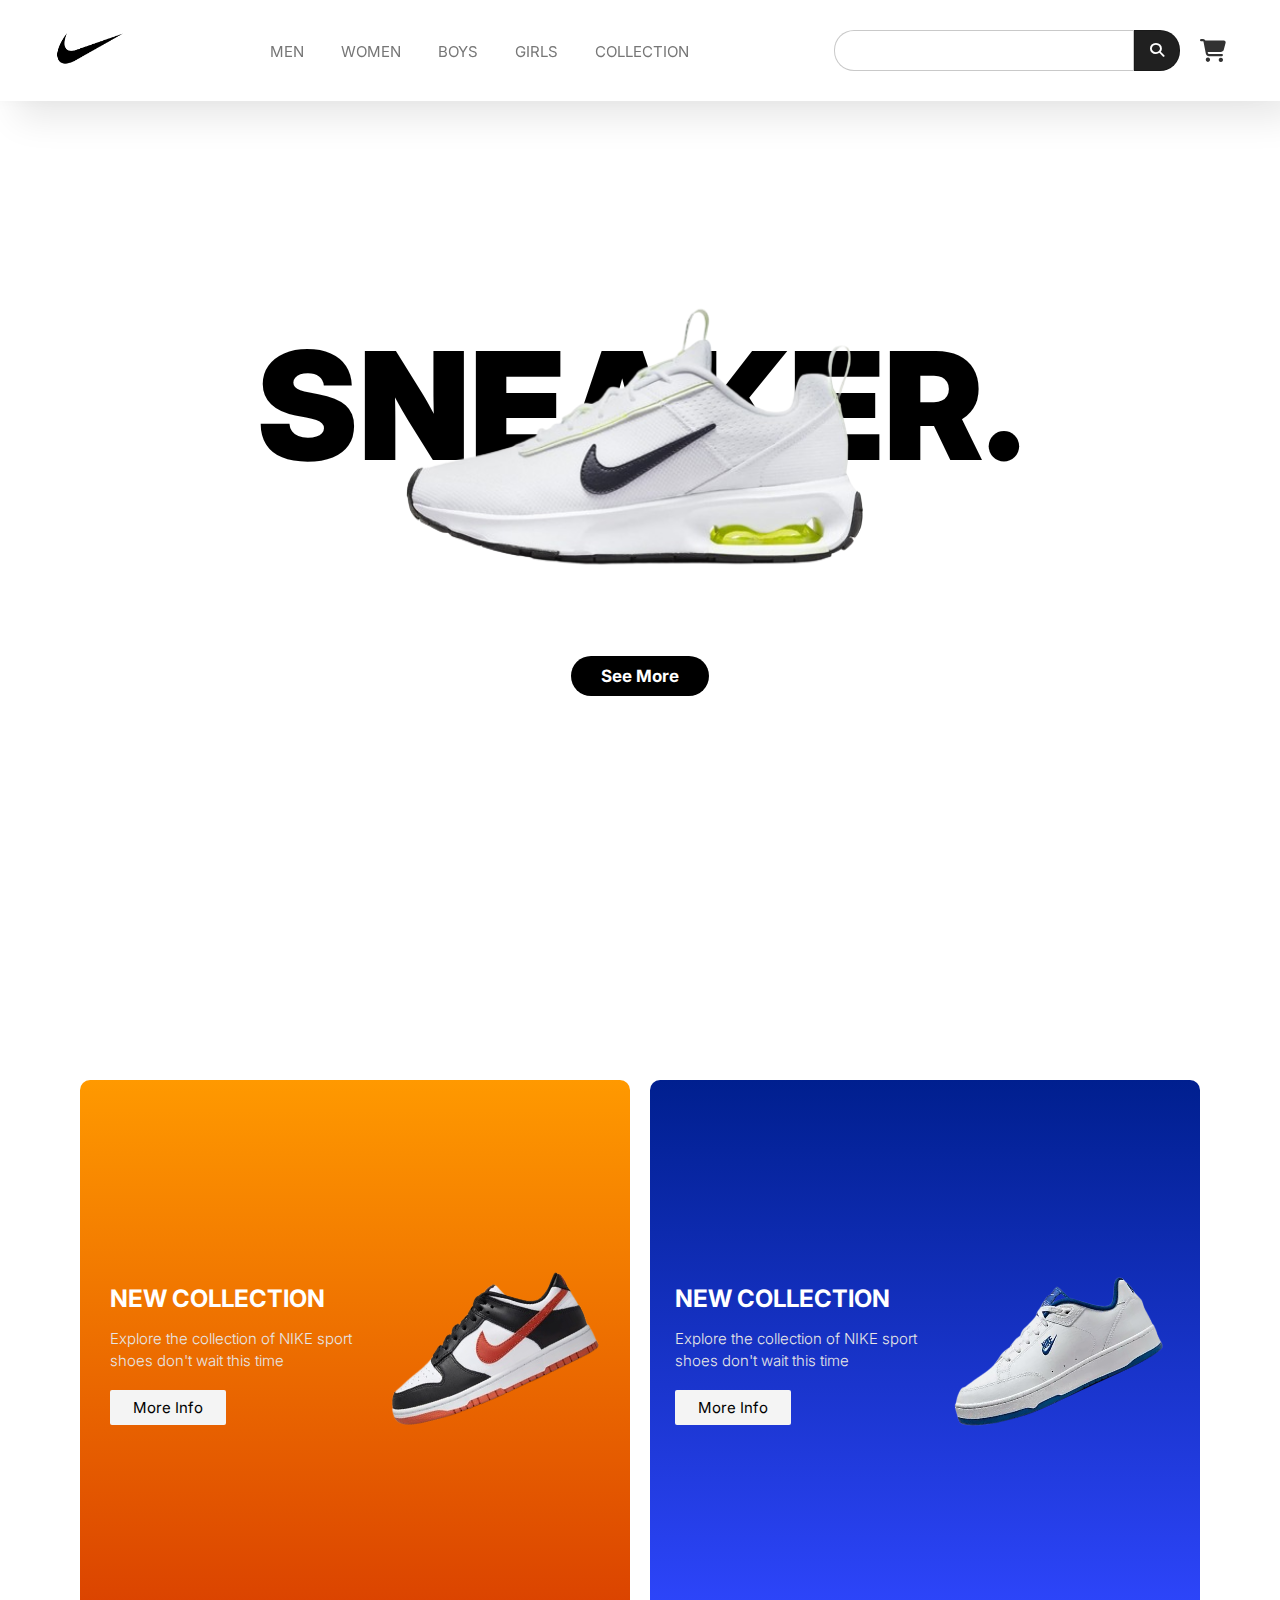
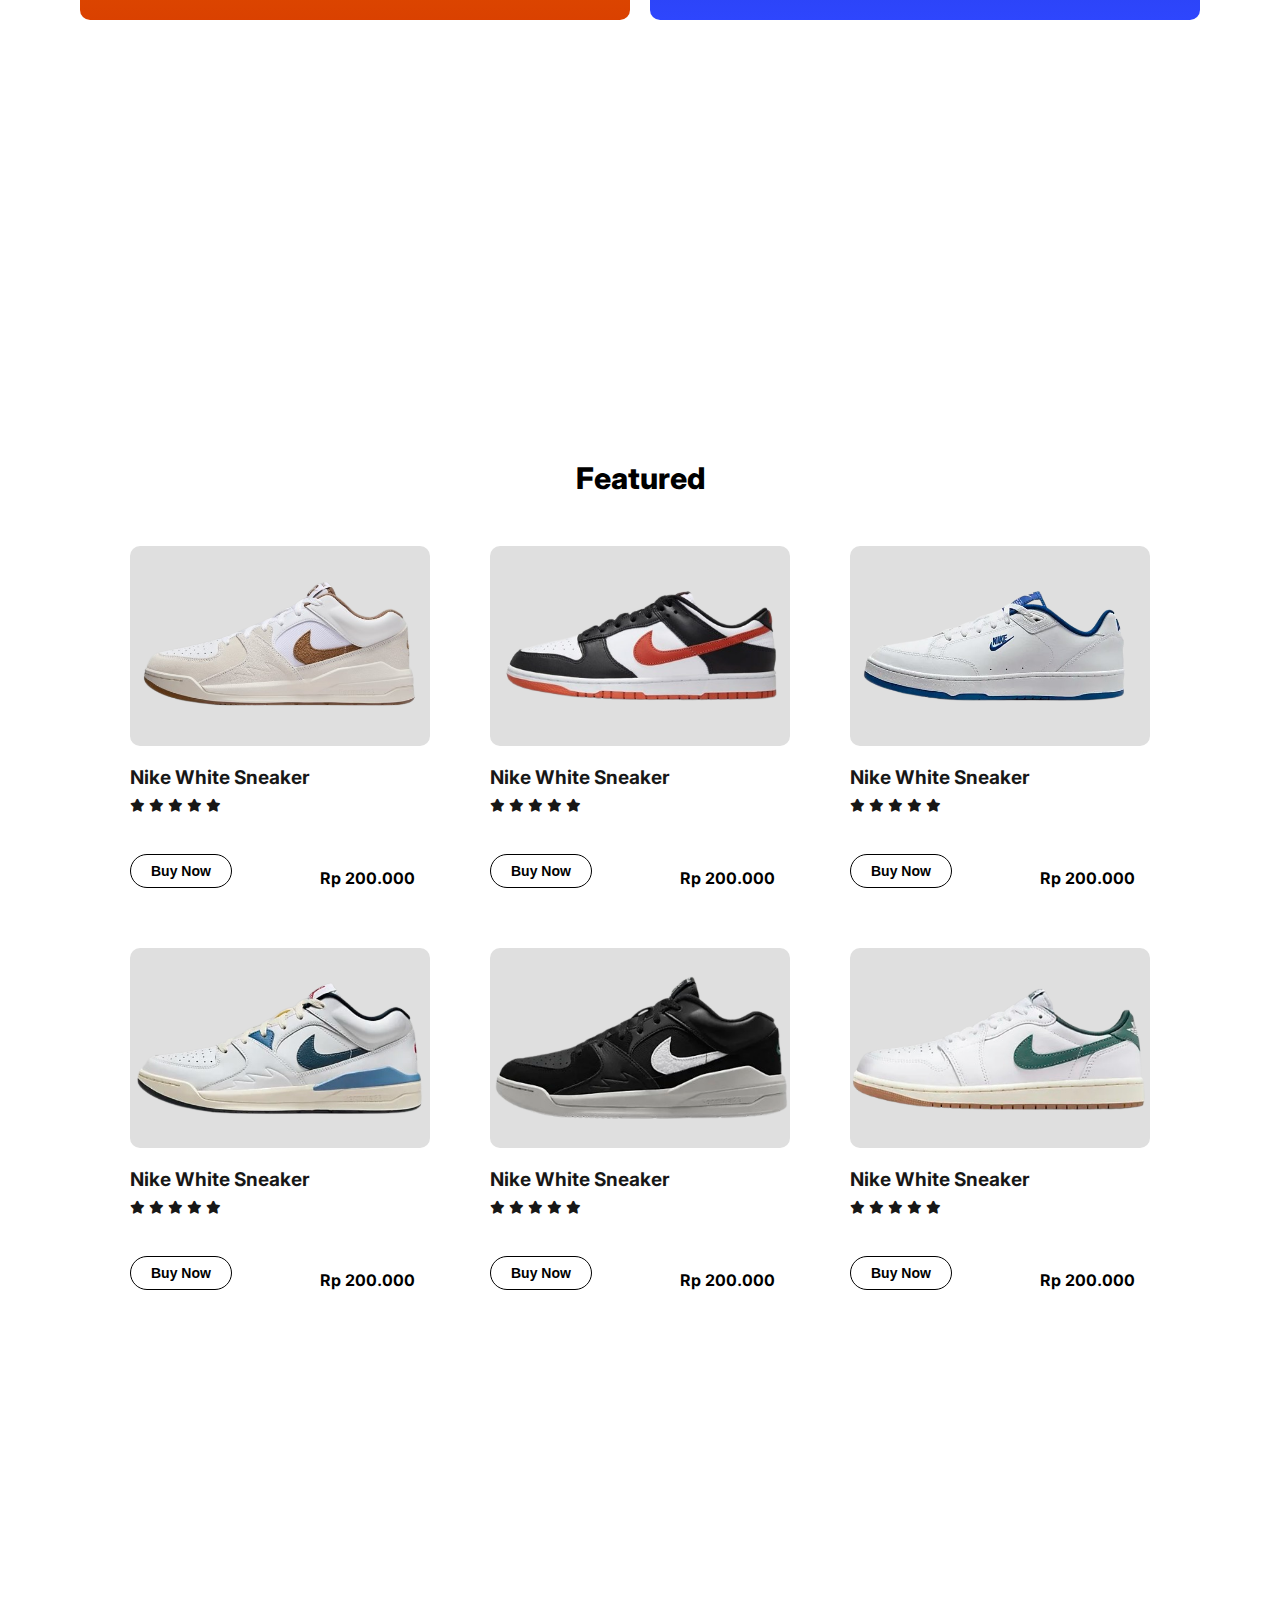
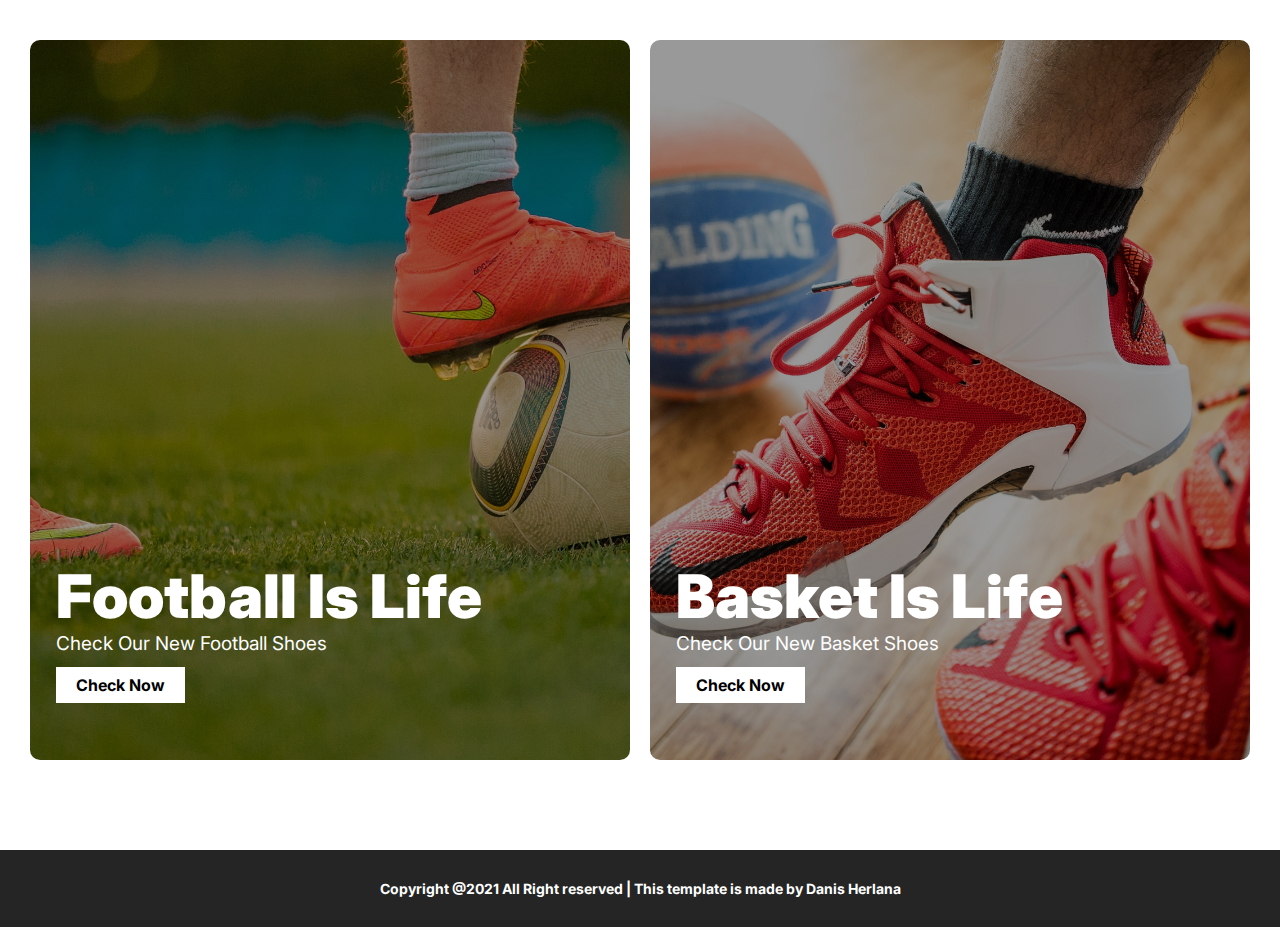
<file: index.html>
<!DOCTYPE html>
<html lang="en">
<head>
    <meta charset="UTF-8">
    <meta name="viewport" content="width=device-width, initial-scale=1.0">
    <title>Nike For You</title>
    <link rel="stylesheet" href="https://cdnjs.cloudflare.com/ajax/libs/font-awesome/6.5.2/css/all.min.css">
    <link rel="stylesheet" href="https://cdnjs.cloudflare.com/ajax/libs/font-awesome/6.4.0/css/all.min.css" integrity="sha512-iecdLmaskl7CVkqkXNQ/ZH/XLlvWZOJyj7Yy7tcenmpD1ypASozpmT/E0iPtmFIB46ZmdtAc9eNBvH0H/ZpiBw==" crossorigin="anonymous" referrerpolicy="no-referrer" />
    <link rel="stylesheet" href="https://cdnjs.cloudflare.com/ajax/libs/font-awesome/4.7.0/css/font-awesome.min.css">  
    <link rel="stylesheet" href="assets/style.css">
    <link rel="website icon" href="img/nike.png">
</head>
<body>
    <nav class="navbar">
        <div class="nike">
            <a href="index.html"><img src="img/nike.png" alt=""></a>
        </div>
        <input type="checkbox" id="check">
        <label for="check" class="checkbtn">
            <i class="fa-solid fa-bars"></i>
        </label>
        <ul>
            <li class="dropdown">
                <a href="#">MEN</a>
                <div class="content">
                    <div class="column">
                        <a href="page/sneaker.html">Sneaker</a>
                        <a href="page/empty.html">Running</a>
                        <a href="page/empty.html">Football</a>
                        <a href="page/empty.html">Basket</a>
                    </div>                 
                </div>
            </li>
            <li class="dropdown">
                <a href="#">WOMEN</a>
                <div class="content">
                    <div class="column">
                        <a href="page/empty.html">Sneaker</a>
                        <a href="page/empty.html">Running</a>
                        <a href="page/empty.html">Football</a>
                        <a href="page/empty.html">Basket</a>
                    </div>                 
                </div>
            </li>
            <li class="dropdown">
                <a href="#">BOYS</a>
                <div class="content">
                    <div class="column">
                        <a href="page/empty.html">Sneaker</a>
                        <a href="page/empty.html">Running</a>
                        <a href="page/empty.html">Football</a>
                        <a href="page/empty.html">Basket</a>
                    </div>                 
                </div>
            </li>
            <li class="dropdown">
                <a href="#">GIRLS</a>
                <div class="content">
                    <div class="column">
                        <a href="page/empty.html">Sneaker</a>
                        <a href="page/empty.html">Running</a>
                        <a href="page/empty.html">Football</a>
                        <a href="page/empty.html">Basket</a>
                    </div>                 
                </div>
            </li>
            <li class="dropdown">
                <a href="#">COLLECTION</a>
                <div class="content">
                    <div class="column">
                        <a href="page/empty.html">Sneaker</a>
                        <a href="page/empty.html">Running</a>
                        <a href="page/empty.html">Football</a>
                        <a href="page/empty.html">Basket</a>
                    </div>                 
                </div>
            </li>
            <div class="search-ul">
                <input class="cari" type="search">
                <button class="tombol-cari"><i class="fa-solid fa-magnifying-glass"></i></button>            
            </div>
            <div class="cart-ul">
                <i class="fa-solid fa-cart-shopping"></i>
            </div>
        </ul>        
        <div class="keranjang">
            <div class="search">
                <input class="cari" type="search">
                <button class="tombol-cari"><i class="fa-solid fa-magnifying-glass"></i></button>            
            </div>
            <div class="cart">
                <i class="fa-solid fa-cart-shopping"></i>
            </div>
        </div>    
    </nav>
    <section id="home">      
        <div class="container">
            <div class="teks" id="teks">
                <h1>SNEAKER.</h1>
            </div>
            <div class="gambar" id="gambar">
                <img src="img/bg.png" alt="">
            </div>
            <div class="tombol" id="tombol">
                <a href="page/sneaker.html">See More</a>
            </div>
        </div>        
    </section>
    <section id="about">
        <div class="normal">
        <div class="card">
            <div class="des">
                <h1>NEW COLLECTION</h1>
                <P>Explore the collection of NIKE sport shoes don't wait this time</P>
                <div class="tomboll">
                    <a href="page/empty.html">More Info</a>
                </div>
            </div>
            <div class="gambar">
                <img src="img/sepatu-n.png" alt="">
            </div>
        </div>
        <div class="card-2">
            <div class="des">
                <h1>NEW COLLECTION</h1>
                <P>Explore the collection of NIKE sport shoes don't wait this time</P>
                <div class="tomboll">
                    <a href="page/empty.html">More Info</a>
                </div>
            </div>
            <div class="gambar">
                <img src="img/sepatu-n-2.png" alt="">
            </div>
        </div>
        </div>
        
        <!-- slider -->

        <div class="slider">
            <div class="slides">
                <div class="cards">
                    <div class="des">
                        <h1>NEW COLLECTION</h1>
                        <p>Explore the collection of NIKE sport shoes don't wait this time</p>
                        <div class="tomboll">
                            <a href="page/empty.html">More Info</a>
                        </div>
                    </div>
                    <div class="gambar">
                        <img src="img/sepatu-n.png" alt="">
                    </div>
                </div>
                <div class="cards cardss">
                    <div class="des">
                        <h1>NEW COLLECTION</h1>
                        <p>Explore the collection of NIKE sport shoes don't wait this time</p>
                        <div class="tomboll">
                            <a href="page/empty.html">More Info</a>
                        </div>
                    </div>
                    <div class="gambar">
                        <img src="img/sepatu-n-2.png" alt="">
                    </div>
                </div>
            </div>
            <button class="prev" onclick="moveSlide(-1)">&#10094;</button>
            <button class="next" onclick="moveSlide(1)">&#10095;</button>
        </div>
    </section>
    <section id="feature">
        <div class="judul">
            <h1>Featured</h1>
        </div>
        <div class="container">
            <a href="page/detail.html">
            <div class="card">
                <div class="gambar">
                    <img src="img/img1 (1).png" alt="">
                </div>
                <div class="rata">
                    <div class="des">
                        <h1>Nike White Sneaker</h1>
                        <div class="bintang">
                            <i class="fa-solid fa-star"></i>
                            <i class="fa-solid fa-star"></i>
                            <i class="fa-solid fa-star"></i>
                            <i class="fa-solid fa-star"></i>
                            <i class="fa-solid fa-star"></i>
                        </div>
                        <div class="tomboll">
                            <button class="a">Buy Now</button>
                        </div>
                    </div>
                    <div class="harga">
                        <p>Rp 200.000</p>
                    </div>
                </div>                
            </div>
            </a>

             <a href="page/empty.html">
            <div class="card">
                <div class="gambar">
                    <img src="img/sepatu-n.png" alt="">
                </div>
                <div class="rata">
                    <div class="des">
                        <h1>Nike White Sneaker</h1>
                        <div class="bintang">
                            <i class="fa-solid fa-star"></i>
                            <i class="fa-solid fa-star"></i>
                            <i class="fa-solid fa-star"></i>
                            <i class="fa-solid fa-star"></i>
                            <i class="fa-solid fa-star"></i>
                        </div>
                        <div class="tomboll">
                            <button class="a">Buy Now</button>
                        </div>
                    </div>
                    <div class="harga">
                        <p>Rp 200.000</p>
                    </div>
                </div>                
            </div>
            </a>

            <a href="page/empty.html">
            <div class="card">
                <div class="gambar">
                    <img src="img/sepatu-n-2.png" alt="">
                </div>
                <div class="rata">
                    <div class="des">
                        <h1>Nike White Sneaker</h1>
                        <div class="bintang">
                            <i class="fa-solid fa-star"></i>
                            <i class="fa-solid fa-star"></i>
                            <i class="fa-solid fa-star"></i>
                            <i class="fa-solid fa-star"></i>
                            <i class="fa-solid fa-star"></i>
                        </div>
                        <div class="tomboll">
                            <button class="a">Buy Now</button>
                        </div>
                    </div>
                    <div class="harga">
                        <p>Rp 200.000</p>
                    </div>
                </div>                
            </div>
            </a>

            <a href="page/empty.html">
            <div class="card">
                <div class="gambar">
                    <img src="img/s1.png" alt="">
                </div>
                <div class="rata">
                    <div class="des">
                        <h1>Nike White Sneaker</h1>
                        <div class="bintang">
                            <i class="fa-solid fa-star"></i>
                            <i class="fa-solid fa-star"></i>
                            <i class="fa-solid fa-star"></i>
                            <i class="fa-solid fa-star"></i>
                            <i class="fa-solid fa-star"></i>
                        </div>
                        <div class="tomboll">
                            <button class="a">Buy Now</button>
                        </div>
                    </div>
                    <div class="harga">
                        <p>Rp 200.000</p>
                    </div>
                </div>                
            </div>
            </a>

            <a href="page/empty.html">
            <div class="card">
                <div class="gambar">
                    <img src="img/s2.png" alt="">
                </div>
                <div class="rata">
                    <div class="des">
                        <h1>Nike White Sneaker</h1>
                        <div class="bintang">
                            <i class="fa-solid fa-star"></i>
                            <i class="fa-solid fa-star"></i>
                            <i class="fa-solid fa-star"></i>
                            <i class="fa-solid fa-star"></i>
                            <i class="fa-solid fa-star"></i>
                        </div>
                        <div class="tomboll">
                            <button class="a">Buy Now</button>
                        </div>
                    </div>
                    <div class="harga">
                        <p>Rp 200.000</p>
                    </div>
                </div>                
            </div>
            </a>

            <a href="page/empty.html">
            <div class="card">
                <div class="gambar">
                    <img src="img/s4.png" alt="">
                </div>
                <div class="rata">
                    <div class="des">
                        <h1>Nike White Sneaker</h1>
                        <div class="bintang">
                            <i class="fa-solid fa-star"></i>
                            <i class="fa-solid fa-star"></i>
                            <i class="fa-solid fa-star"></i>
                            <i class="fa-solid fa-star"></i>
                            <i class="fa-solid fa-star"></i>
                        </div>
                        <div class="tomboll">
                            <button class="a">Buy Now</button>
                        </div>
                    </div>
                    <div class="harga">
                        <p>Rp 200.000</p>
                    </div>
                </div>                
            </div>
            </a>
        </div>
    </section>
    <section id="more">
        <div class="container">
            <div class="gambar">
                <img src="img/feet.jpg" alt="">
            </div>
            <div class="des">
                <h1>Football Is Life</h1>
                <p>Check Our New Football Shoes</p>
                <div class="tomboll">
                    <a href="page/empty.html">Check Now</a>        
                </div>
            </div>
        </div>
        <div class="container">
            <div class="gambar">
                <img src="img/basket.jpg" alt="">
            </div>
            <div class="des">
                <h1>Basket Is Life</h1>
                <p>Check Our New Basket Shoes</p>
                <div class="tomboll">
                    <a href="page/empty.html">Check Now</a>        
                </div>
            </div>
        </div>
    </section>
    <footer>
        <div class="copy">
            <h1>Copyright @2021 All Right reserved | <span>This template is made by Danis Herlana</span></h1>
        </div>        
    </footer>
    <script src="assets/script.js"></script>
</body>
</html>
</file>
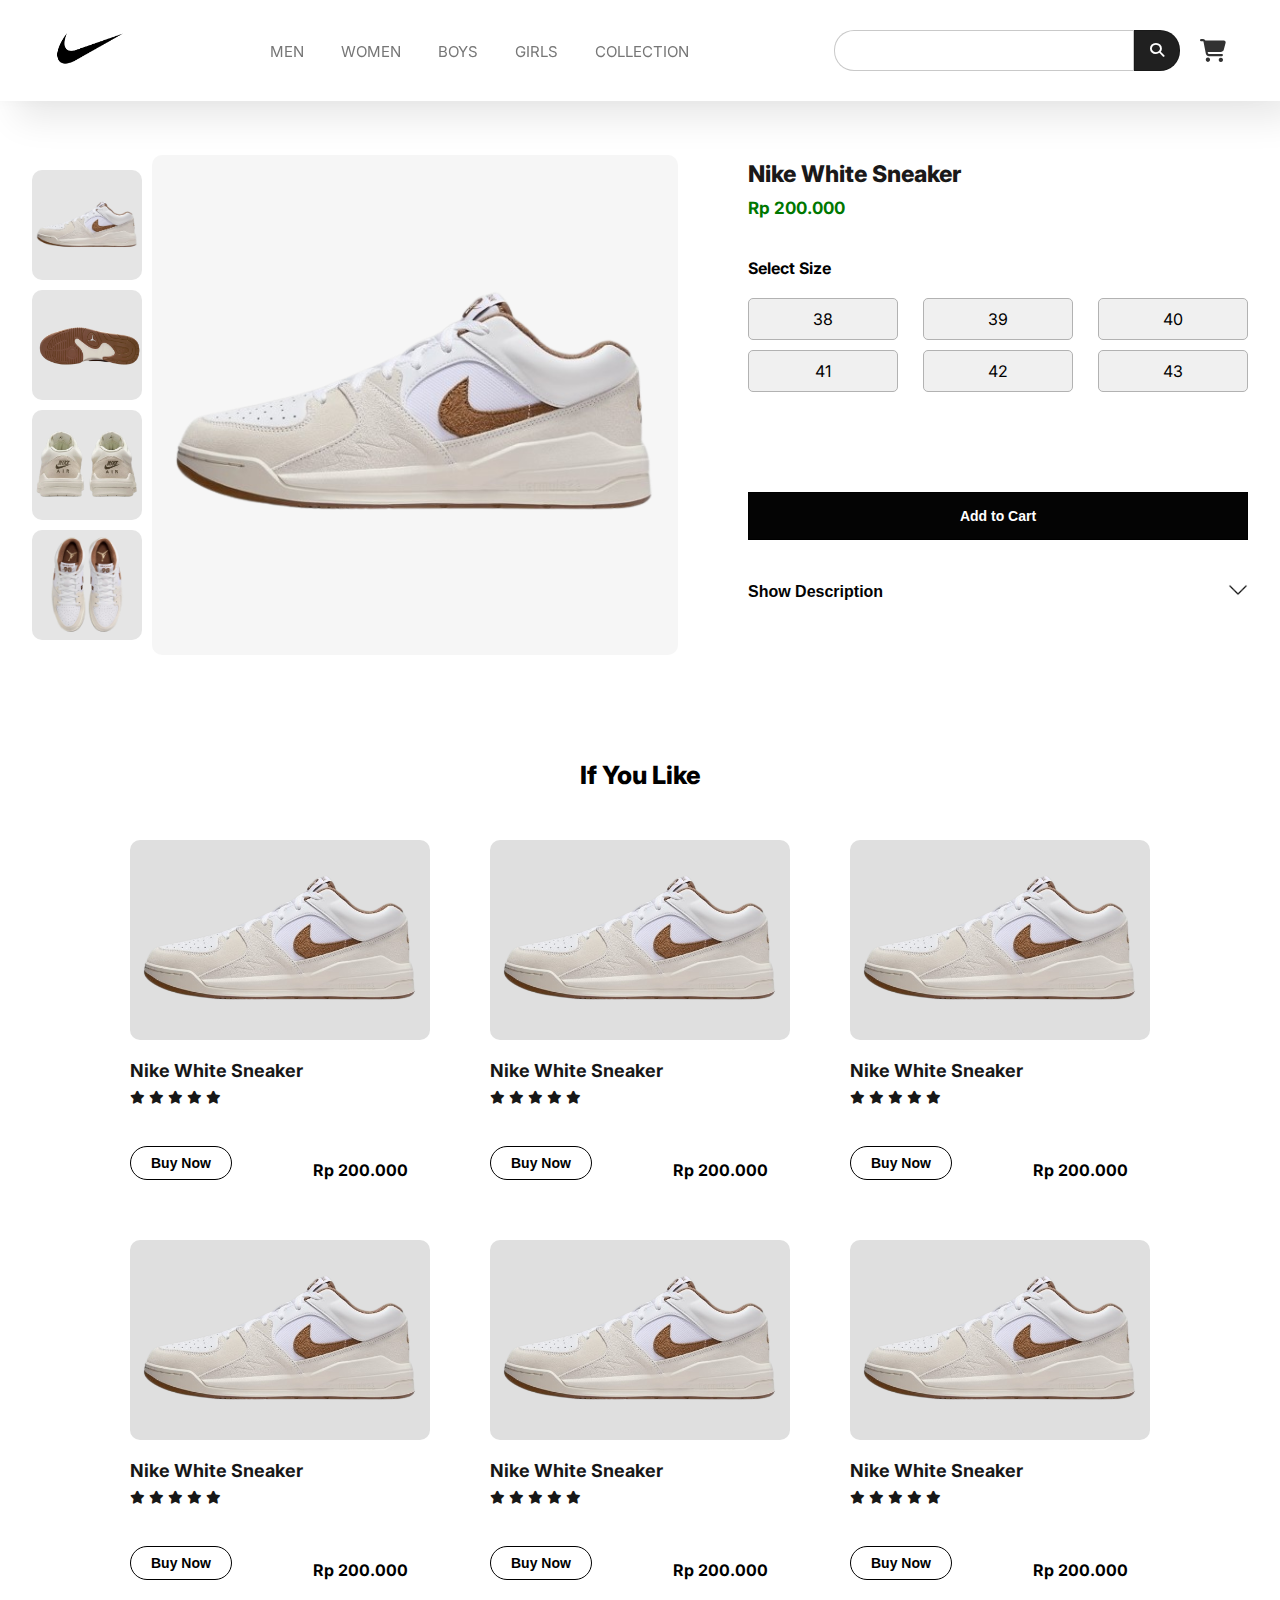
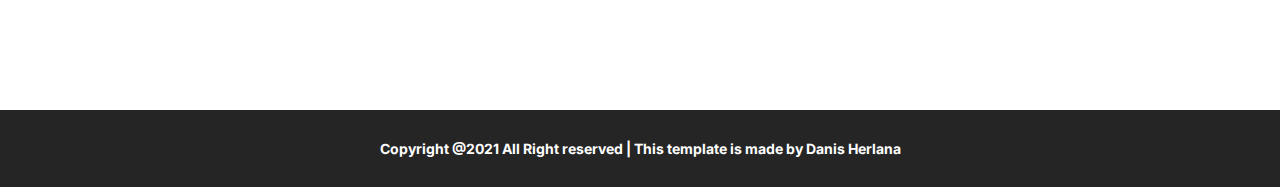
<file: page/detail.html>
<!DOCTYPE html>
<html lang="en">
<head>
    <meta charset="UTF-8">
    <meta name="viewport" content="width=device-width, initial-scale=1.0">
    <title>Detail</title>
    <link rel="stylesheet" href="../assets/style.css">
    <link rel="website icon" href="../img/nike.png">
    <link rel="stylesheet" href="https://cdnjs.cloudflare.com/ajax/libs/font-awesome/6.5.2/css/all.min.css">
    <link rel="stylesheet" href="https://cdnjs.cloudflare.com/ajax/libs/font-awesome/6.4.0/css/all.min.css" integrity="sha512-iecdLmaskl7CVkqkXNQ/ZH/XLlvWZOJyj7Yy7tcenmpD1ypASozpmT/E0iPtmFIB46ZmdtAc9eNBvH0H/ZpiBw==" crossorigin="anonymous" referrerpolicy="no-referrer" />
    <link rel="stylesheet" href="https://cdnjs.cloudflare.com/ajax/libs/font-awesome/4.7.0/css/font-awesome.min.css">  
</head>
<body>
    <nav class="navbar">
        <div class="nike">
            <a href="../index.html"><img src="../img/nike.png" alt=""></a>
        </div>
        <input type="checkbox" id="check">
        <label for="check" class="checkbtn">
            <i class="fa-solid fa-bars"></i>
        </label>
        <ul>
            <li class="dropdown">
                <a href="#">MEN</a>
                <div class="content">
                    <div class="column">
                        <a href="page/sneaker.html">Sneaker</a>
                        <a href="empty.html">Running</a>
                        <a href="empty.html">Football</a>
                        <a href="empty.html">Basket</a>
                    </div>                 
                </div>
            </li>
            <li class="dropdown">
                <a href="#">WOMEN</a>
                <div class="content">
                    <div class="column">
                        <a href="empty.html">Sneaker</a>
                        <a href="empty.html">Running</a>
                        <a href="empty.html">Football</a>
                        <a href="empty.html">Basket</a>
                    </div>                 
                </div>
            </li>
            <li class="dropdown">
                <a href="#">BOYS</a>
                <div class="content">
                    <div class="column">
                        <a href="empty.html">Sneaker</a>
                        <a href="empty.html">Running</a>
                        <a href="empty.html">Football</a>
                        <a href="empty.html">Basket</a>
                    </div>                 
                </div>
            </li>
            <li class="dropdown">
                <a href="#">GIRLS</a>
                <div class="content">
                    <div class="column">
                        <a href="empty.html">Sneaker</a>
                        <a href="empty.html">Running</a>
                        <a href="empty.html">Football</a>
                        <a href="empty.html">Basket</a>
                    </div>                 
                </div>
            </li>
            <li class="dropdown">
                <a href="#">COLLECTION</a>
                <div class="content">
                    <div class="column">
                        <a href="empty.html">Sneaker</a>
                        <a href="empty.html">Running</a>
                        <a href="empty.html">Football</a>
                        <a href="empty.html">Basket</a>
                    </div>                 
                </div>
            </li>
            <div class="search-ul">
                <input class="cari" type="search">
                <button class="tombol-cari"><i class="fa-solid fa-magnifying-glass"></i></button>            
            </div>
            <div class="cart-ul">
                <i class="fa-solid fa-cart-shopping"></i>
            </div>
        </ul>        
        <div class="keranjang">
            <div class="search">
                <input class="cari" type="search">
                <button class="tombol-cari"><i class="fa-solid fa-magnifying-glass"></i></button>            
            </div>
            <div class="cart">
                <i class="fa-solid fa-cart-shopping"></i>
            </div>
        </div>    
    </nav>

    <section id="detail">
        <div class="kumpul">
            <div class="container sticky">
                <div class="thumb gambar-kecil"> 
                    <li><img src="../img/img1 (1).png" onclick="imgSlider('../img/img1 (1).png');" alt=""></li>
                    <li><img src="../img/img1 (2).png" onclick="imgSlider('../img/img1 (2).png');" alt=""></li>
                    <li><img src="../img/img4.png" onclick="imgSlider('../img/img4.png');" alt=""></li>
                    <li><img src="../img/img2 (3).png" onclick="imgSlider('../img/img2 (3).png');" alt=""></li>
                </div>
                <div class="gambar imgbox">
                    <img class="starbucks" src="../img/img1 (1).png" alt="">
                </div>                
            </div>
            <div class="d-con ">
                <div class="merek">
                    <h1>Nike White Sneaker</h1>
                    <p>Rp 200.000</p>
                </div>
                <div class="detail shoe-size-selector">
                    <h2>Select Size</h2>
                    <form>
                        <div class="size-options">
                            <input type="radio" id="size-38" name="size" value="38">
                            <label for="size-38">38</label>
    
                            <input type="radio" id="size-39" name="size" value="39">
                            <label for="size-39">39</label>
    
                            <input type="radio" id="size-40" name="size" value="40">
                            <label for="size-40">40</label>
    
                            <input type="radio" id="size-41" name="size" value="41">
                            <label for="size-41">41</label>
    
                            <input type="radio" id="size-42" name="size" value="42">
                            <label for="size-42">42</label>
    
                            <input type="radio" id="size-43" name="size" value="43">
                            <label for="size-43">43</label>
                        </div>
                        <div class="rata">                         
                            <button type="submit">Add to Cart</button>
                        </div>                        
                    </form>
                </div>
                <div class="product-description-container">
                    <button class="toggle-description-btn">
                        Show Description <span class="arrow"><img src="../img/arrow.png" alt=""></span>
                    </button>
                    <div class="product-description">                        
                        <p>This is a detailed description of the product. It provides all the necessary information about the product's features, specifications, and benefits.This is a detailed description of the product. It provides all the necessary information about the product's features, specifications, and benefits.</p>
                        <ul>
                            <li>Feature 1: High quality material</li>
                            <li>Feature 2: Available in various sizes</li>
                            <li>Feature 3: Affordable price</li>
                            <li>Feature 3: Affordable price</li>
                            <li>Feature 3: Affordable price</li>
                        </ul>
                    </div>
                </div>
            </div>
        </div>
    </section>
    
    <section id="like">
        <div class="judul">
            <h1>If You Like</h1>
        </div>
        <div class="container">
            <a href="page/detail.html">
            <div class="card">
                <div class="gambar">
                    <img src="../img/img1 (1).png" alt="">
                </div>
                <div class="rata">
                    <div class="des">
                        <h1>Nike White Sneaker</h1>
                        <div class="bintang">
                            <i class="fa-solid fa-star"></i>
                            <i class="fa-solid fa-star"></i>
                            <i class="fa-solid fa-star"></i>
                            <i class="fa-solid fa-star"></i>
                            <i class="fa-solid fa-star"></i>
                        </div>
                        <div class="tomboll">
                            <button class="a">Buy Now</button>
                        </div>
                    </div>
                    <div class="harga">
                        <p>Rp 200.000</p>
                    </div>
                </div>                
            </div>
            </a>

             <a href="">
            <div class="card">
                <div class="gambar">
                    <img src="../img/img1 (1).png" alt="">
                </div>
                <div class="rata">
                    <div class="des">
                        <h1>Nike White Sneaker</h1>
                        <div class="bintang">
                            <i class="fa-solid fa-star"></i>
                            <i class="fa-solid fa-star"></i>
                            <i class="fa-solid fa-star"></i>
                            <i class="fa-solid fa-star"></i>
                            <i class="fa-solid fa-star"></i>
                        </div>
                        <div class="tomboll">
                            <button class="a">Buy Now</button>
                        </div>
                    </div>
                    <div class="harga">
                        <p>Rp 200.000</p>
                    </div>
                </div>                
            </div>
            </a>

            <a href="">
            <div class="card">
                <div class="gambar">
                    <img src="../img/img1 (1).png" alt="">
                </div>
                <div class="rata">
                    <div class="des">
                        <h1>Nike White Sneaker</h1>
                        <div class="bintang">
                            <i class="fa-solid fa-star"></i>
                            <i class="fa-solid fa-star"></i>
                            <i class="fa-solid fa-star"></i>
                            <i class="fa-solid fa-star"></i>
                            <i class="fa-solid fa-star"></i>
                        </div>
                        <div class="tomboll">
                            <button class="a">Buy Now</button>
                        </div>
                    </div>
                    <div class="harga">
                        <p>Rp 200.000</p>
                    </div>
                </div>                
            </div>
            </a>

            <a href="">
                <div class="card">
                    <div class="gambar">
                        <img src="../img/img1 (1).png" alt="">
                    </div>
                    <div class="rata">
                        <div class="des">
                            <h1>Nike White Sneaker</h1>
                            <div class="bintang">
                                <i class="fa-solid fa-star"></i>
                                <i class="fa-solid fa-star"></i>
                                <i class="fa-solid fa-star"></i>
                                <i class="fa-solid fa-star"></i>
                                <i class="fa-solid fa-star"></i>
                            </div>
                            <div class="tomboll">
                                <button class="a">Buy Now</button>
                            </div>
                        </div>
                        <div class="harga">
                            <p>Rp 200.000</p>
                        </div>
                    </div>                
                </div>
                </a>
                
             <a href="">
                <div class="card">
                    <div class="gambar">
                        <img src="../img/img1 (1).png" alt="">
                    </div>
                    <div class="rata">
                        <div class="des">
                            <h1>Nike White Sneaker</h1>
                            <div class="bintang">
                                <i class="fa-solid fa-star"></i>
                                <i class="fa-solid fa-star"></i>
                                <i class="fa-solid fa-star"></i>
                                <i class="fa-solid fa-star"></i>
                                <i class="fa-solid fa-star"></i>
                            </div>
                            <div class="tomboll">
                                <button class="a">Buy Now</button>
                            </div>
                        </div>
                        <div class="harga">
                            <p>Rp 200.000</p>
                        </div>
                    </div>                
                </div>
                </a>

                 <a href="">
                <div class="card">
                    <div class="gambar">
                        <img src="../img/img1 (1).png" alt="">
                    </div>
                    <div class="rata">
                        <div class="des">
                            <h1>Nike White Sneaker</h1>
                            <div class="bintang">
                                <i class="fa-solid fa-star"></i>
                                <i class="fa-solid fa-star"></i>
                                <i class="fa-solid fa-star"></i>
                                <i class="fa-solid fa-star"></i>
                                <i class="fa-solid fa-star"></i>
                            </div>
                            <div class="tomboll">
                                <button class="a">Buy Now</button>
                            </div>
                        </div>
                        <div class="harga">
                            <p>Rp 200.000</p>
                        </div>
                    </div>                
                </div>
                </a>
        </div>
    </section>
    
    <footer>
        <div class="copy">
            <h1>Copyright @2021 All Right reserved | <span>This template is made by Danis Herlana</span></h1>
        </div>        
    </footer>

    <script src="../assets/script.js"></script>
</body>
</html>
</file>
<file: assets/style.css>
@import url('https://fonts.googleapis.com/css2?family=Inter:ital,opsz,wght@0,14..32,100..900;1,14..32,100..900&family=Open+Sans:ital,wght@0,300..800;1,300..800&display=swap');
*{
    margin: 0;
    padding: 0;
    box-sizing: border-box;
}
body{
    margin: 0;
    padding: 0;
    box-sizing: border-box;    
    font-family: "Inter", sans-serif;
}
nav{
    width: 100%;
    display: flex;
    justify-content: space-between;    
    align-items: center;
    height: 80px;
    box-shadow:  17px 17px 36px #00000018,
             -17px -17px 36px #0101011e;
}
nav .logo{
    margin: 0 60px;
}
nav .profil{
    margin: 0 60px;
    display: flex;
    align-items: center;
    gap: 15px;
}
nav .profil h1{
    font-size: 16px;
    color: rgb(28, 28, 28);    
}
nav .profil .gambar{
    width: 50px;
    height: 50px;
    background-position: center;
    background-size: cover;
    border-radius: 50%;
}
nav .profil .gambar img{
    width: 50px;
    height: 50px;  
    border-radius: 50%;
}
#dashboard{
    width: 100%;    
    display: flex;
    flex-direction: column;
    margin-bottom: 100px;
}
#dashboard .judul{
    margin: 80px 0 30px 50px ;
}
#dashboard .list{
    display: flex;
    gap: 10px;
    margin: 30px 50px;
}
#dashboard .list li{
    list-style: none;
}
#dashboard .non{
    text-decoration: none;
    color: rgb(126, 125, 125);
    font-weight: bold;
    padding: 10px 20px;    
}
#dashboard .active{
    text-decoration: none;
    color: rgb(226, 226, 226);
    font-weight: bold;
    padding: 10px 20px;
    background-color: rgb(9, 9, 9);
    border-radius: 20px;
}
#dashboard .tengah .rata{
    width: 100%;
    display: flex;
    justify-content: center;
    align-items: center;
    gap: 30px;
    margin-bottom: 40px;
}
#dashboard .jumlah{
    color: white;
}

#dashboard .table{
    width: 96%;
    display: flex;
    justify-content: center;
    align-items: center;
    background-color: rgb(240, 240, 240);
    border-radius: 17px;
}
#dashboard table {
    border-radius: 10px; 
    overflow: hidden;
    width: 100%;
    border-collapse: collapse;
    margin: 20px 30px;
    color: rgb(51, 51, 51);
}
#dashboard th, td {
    border: 1px solid rgb(199, 199, 199);
    padding: 20px;
    text-align: left;
    background: white;

}
.aksi{
    display: flex;
    flex-direction: column;
    gap: 10px;
}
#dashboard td img{
    width: 100px;
    height: 100px;
}
#dashboard table .edit{
    padding: 10px 10px;
    background-color: yellow;
    border-radius: 5px; 
    color: white;  
    text-decoration: none; 
    font-weight: bold;
}
#dashboard table .hapus{
    padding: 10px 10px;
    background-color: rgb(252, 47, 47);
    border-radius: 5px; 
    color: white;  
    text-decoration: none; 
    font-weight: bold;
}
#dashboard table .detail{
    padding: 10px 10px;
    background-color: rgb(80, 120, 251);
    border-radius: 5px; 
    color: white;  
    text-decoration: none; 
    font-weight: bold;
}

#dashboard th {
    background-color: rgb(187, 254, 187);
}
#dashboard td{
    line-height: 23px;

}

#dashboard .detail{
    width: 100%;
    display: flex;
    justify-content: center;
    margin-top: 40px;
    margin-bottom: 40px;
    gap: 60px;
}
#dashboard .sidebar{
    /* display: flex;
    flex-direction: column;    
    position: sticky;
    flex-basis: 300px; */
        background: #00000000;
    height: 600px;
    width: 510px;
    display: flex;
    flex-direction: column; 
    align-items: center;    
    position: sticky;
    top: 10px;    
}
#dashboard .detail .sidebar .gambar img{            
    width: 100%;
    object-fit: contain;
    object-position: center;
}
#dashboard .detail .sidebar .gambar{    
    height: 600px;
    border-radius: 10px;
    width: 510px;
    background-color: rgba(0, 0, 0, 0.27);
    display: flex;
    justify-content: center;
    align-items: center;
}
#dashboard .tambah{
    margin-left: 30px;
    border-radius: 20px;
    width: 200px;
    font-weight: 700;
    height: 40px;
    display: flex;
    justify-content: center;
    align-items: center;
    background-color: rgb(134, 254, 134);
}
#dashboard .rata .card{
    width: 270px;
    height: 250px;
    background-color: rgb(59, 59, 255);
    border-radius: 20px;
    display: flex;
    flex-direction: column;
    text-align: center;
    justify-content: center;
    align-items: center;
}
#dashboard .rata .card .logo i{
    font-size: 60px;
    color: white;
}

.detail .sidebar .gambar-kecil img{
    width: 100%;
    object-fit: contain;
    object-position: center;
    border-radius: 10px;
    cursor: pointer;
    transition: 0.3s ease-in;
    border: 1px solid black;
}
.detail .sidebar .gambar-kecil{
    width: 200px;
    height: 200px;   
    margin-top: 70px; 
}
.detail .sidebar .gambar-kecil img:hover{
    width: 130px;
    height: 130px;
    border: 1px solid black;
    border-radius: 10px;
    cursor: pointer;
}
#dashboard .detail .gambar-kecil{
    margin-top: 20px;
    display: flex;
    justify-content: center;
    align-items: center;
    gap: 30px;
    width: 510px;
}
#dashboard .detail .deskripsi .col{
    display: flex;
    flex-direction: column;
    gap: 10px;
}
#dashboard .detail .deskripsi .col label{
    font-weight: bold;
    color: rgb(42, 42, 42);
}
#dashboard .detail .deskripsi .col input{
    padding: 8px 10px;
    font-size: 15px;
    width: 500px;        
}
#dashboard .detail .deskripsi{
    display: flex;
    flex-direction: column;
    gap: 37px;
}

#dashboard .detail .deskripsi .col .input-des{    
    height: 300px;
    display: flex;
    justify-content: unset;
    align-items: unset;
}
#dashboard textarea {
    font-size: 15px;
    line-height: 24px;
    width: 100%;
    padding: 10px;
    height: 300px;
    border: 1px solid #ccc;
    border-radius: 5px;
    box-sizing: border-box;
    resize: vertical; /* Allows users to resize the textarea vertically */
}
#dashboard .tombol a{
    padding: 10px 40px;
    background-color: yellow;
    border-radius: 20px;
    text-decoration: none;
    color: white;
}


#edit{
    width: 100%;    
    display: flex;
    flex-direction: column;   
    margin-bottom: 100px;
}
#edit .judul{
    margin: 80px 0 30px 50px ;
}
#edit .list{
    display: flex;
    gap: 10px;
    margin: 30px 50px;
}
#edit .list li{
    list-style: none;
}
#edit .non{
    text-decoration: none;
    color: rgb(126, 125, 125);
    font-weight: bold;
    padding: 10px 20px;    
}
#edit .active{
    text-decoration: none;
    color: rgb(226, 226, 226);
    font-weight: bold;
    padding: 10px 20px;
    background-color: rgb(9, 9, 9);
    border-radius: 20px;
}

#edit .detail{
    width: 100%;
    display: flex;
    justify-content: center;
    align-items: center;
    margin-top: 40px;
    margin-bottom: 40px;
    gap: 60px;
}
#edit .sidebar{
    /* display: flex;
    flex-direction: column;    
    position: sticky;
    flex-basis: 300px; */
        background: #00000000;
    height: 600px;
    width: 510px;
    display: flex;
    flex-direction: column; 
    align-items: center;    
    position: sticky;
    top: 30px;    
}
#edit .detail .sidebar .gambar img{    
    height: 460px;
    border-radius: 10px;
    width: 510px;

}
.detail .sidebar .gambar-kecil img{
    width: 130px;
    height: 130px;
    border-radius: 10px;
}
#edit .detail .gambar-kecil{
    margin-top: 20px;
    display: flex;
    justify-content: center;
    align-items: center;
    gap: 30px;
    width: 510px;
}
#edit .detail .deskripsi .col{
    display: flex;
    flex-direction: column;
    gap: 10px;
}
#edit .detail .deskripsi .col label{
    font-weight: bold;
    color: rgb(42, 42, 42);
}
#edit .detail .deskripsi .col input{
    padding: 8px 10px;
    font-size: 15px;
    width: 90%;        
}
#edit .detail .deskripsi{
    display: flex;
    flex-direction: column;
    gap: 37px;
}

#edit .detail .deskripsi .col .input-des{    
    height: 300px;
    display: flex;
    justify-content: unset;
    align-items: unset;
}
#edit .detail{
    display: flex;
    flex-direction: column;
}
#edit textarea {
    font-size: 15px;
    line-height: 24px;
    width: 100%;
    padding: 10px;
    height: 300px;
    border: 1px solid #ccc;
    border-radius: 5px;
    box-sizing: border-box;
    resize: vertical; /* Allows users to resize the textarea vertically */
}
#edit .tombol{
    margin-top: 100px   ;
}
#edit .tombol a{
    padding: 10px 300px;    
    background-color: rgb(19, 252, 81);
    border-radius: 10px;
    text-decoration: none;
    color: white;
    font-size: 19px;
}
#edit .gambar{
    display: flex;
    justify-content: center;
    align-items: center;
    gap: 20px;
}
.kotak{
    margin: 20px 0 0 0;
    width: 290px;
    background: #fff;
    border-radius: 30px;
    display: flex;
    flex-direction: column;
    justify-content: center;
    align-items: center;
  }
  .img-area{
    position: relative;
    width: 100%;
    height: 280px;
    background: rgb(197, 197, 197);
    margin-bottom: 30px;
    border-radius: 15px;
    overflow: hidden;
    display: flex;
    justify-content: center;
    align-items: center;
    flex-direction: column
  }
  .img-area img{
    position: absolute;
    top: 0;
    left: 0;
    width: 100%;
    height: 100%;
    object-fit: cover;
    object-position: center;
    z-index: 100;
  }
  .img-area .icon{
    margin-bottom: 27px;
    font-size: 90px;
    color: #474747;
  }
  .img-area h3{
    color: rgb(68, 68, 68);
    font-family: 'Lato', sans-serif;
    font-size: 20px
  
  }
  .select-image{
    padding: 10px 30px;
    background: rgb(68, 68, 245);
    color: white;
    border-radius: 10px;
  }
  #edit textarea {
    font-size: 15px;
    line-height: 24px;
    width: 847px;

    padding: 10px;
    height: 300px;
    border: 1px solid #ccc;
    border-radius: 5px;
    box-sizing: border-box;
    resize: vertical; /* Allows users to resize the textarea vertically */
}
#edit .des{
    margin-left: 50px;
}
#edit .des .col{    
    display: flex;
    flex-direction: column;
    gap: 10px;
}
#edit .des .col label{
    font-weight: bold;
    color: rgb(42, 42, 42);
}
.navbar{
    display: flex;    
    justify-content: center;
    align-items: center;
    gap: 130px;
    height: auto;
    padding: 30px 0;
    position: fixed;
    transition: 0.3s;
    z-index: 100;
    background: white;   
}
nav.sticky{
    background: white;   
}
nav #check {
    display: none;
}
nav .checkbtn{
    display: none;
}
.navbar img {
    width: 70px;
    height: 35px;
}
.navbar ul{
    display: flex;
    gap: 7px;
}

.navbar ul li{
    list-style: none;
}
.navbar ul li a{
    text-decoration: none;
    color: rgb(118, 118, 118);
    font-size: 15px;
    transition: 0.3s;
    padding: 15px;
}
.navbar .dropdown .content{
    margin-top: 10px;
    background-color: rgb(241, 241, 241);
    position: absolute;
    min-width: 130px;    
    display: flex;
    flex-direction: column;
    box-shadow: 2px 2px 5px rgba(0, 0, 0, 0.13);
    border: 1px solid rgba(0, 0, 0, 0.086);
    border-radius: 10px;
    display: none;    
}
.navbar .content .column{
    display: flex;
    flex-direction: column;    
}
.navbar .content .column a{
    padding: 10px;
}
.navbar ul .dropdown:hover .content{
    text-decoration: none;
    color: rgb(0, 0, 0);
    font-size: 15px;
    display: block;
}
.navbar ul a:hover{
    text-decoration: none;
    color: rgb(0, 0, 0);
    font-size: 15px;    
}


.navbar .search{
    display: flex;
    justify-content: center;
    align-items: center;
}
.navbar .search-ul{
    display: none;  
}
.navbar .search .cari{
    padding: 12px 20px;
    width: 300px;
    border: 1px solid rgba(0, 0, 0, 0.211);
    border-radius: 20px 0px 0px 20px;
}
.navbar .search .cari:focus{
    outline: none;
}
.navbar .tombol-cari{
    padding: 12px 15px;
    border: 1px solid rgba(0, 0, 0, 0.211);
    border-radius: 0px 20px 20px 0px;
    background-color: rgb(32, 32, 32);
    cursor: pointer;   
}
.navbar .tombol-cari:hover{    
    background-color: rgb(193, 193, 193);    
    cursor: pointer;   
}
.navbar .tombol-cari i{
    color: white;
    font-size: 14px;
}
.navbar .cart-ul{
    display: none;
}

.navbar .keranjang {
    display: flex;
    justify-content: center;
    align-items: center; 
    gap: 20px;   
}
.navbar .keranjang .cart i{
    font-size: 23px;
    color: rgb(50, 50, 50);
}

#home{
    width: 100%;
    height: 100vh;
    display: flex;
    flex-direction: column;
    justify-content: center;
    align-items: center;
    
}
    
#home .container {
    display: flex;
    flex-direction: column;
    justify-content: center;
    align-items: center;
}
#home .container h1{
    font-size: 150px;
    font-weight: 900;    
}
#home .container .gambar{ 
    margin-top: 50px;   
    position: absolute;
}
#home .container img{
    width: 500px;
    height: 280px;
}
#home .teks{
    opacity: 0;
    transform: translateY(100px);
    transition: all 0.5s ease;
}
#home .teks.show{
    opacity: 1;
    transform: translateY(0);
}

#home .gambar{
    opacity: 0;
    transform: translateY(100px);
    transition: all 0.9s ease;
}
#home .gambar.show{
    opacity: 1;
    transform: translateY(0);
}
#home .tombol{
    position: relative;
    top: 170px;    
}
#home .tombol a{
    font-weight: bold;
    font-size: 17px;
    padding: 10px 30px;
    border-radius: 20px;
    text-decoration: none;
    color: white;
    background: black;
    transition: 0.3s ease-in;
}
#home .tombol a:hover{
    font-weight: bold;
    font-size: 17px;
    padding: 10px 30px;
    border-radius: 20px;
    text-decoration: none;
    color: rgb(3, 3, 3);
    background: rgb(238, 238, 238); 
    border: 1px solid black;   
}
#home .container {
    margin-top: -70px;
}
.tombol {
    display: inline-block;     
    color: white;        
    opacity: 0;
    transform: translateY(100px);
    transition: all 0.5s ease;
  }
  
  .tombol.show {
    opacity: 1;
    transform: translateY(0);
  }

/* responsif-home */
@media (max-width: 1115px) {
    .navbar{
        display: flex;    
        justify-content: center;
        align-items: center;
        gap: 0;
        height: auto;
        padding: 30px 0;
    }
    .navbar ul{
    display: flex;
    gap: 10px;
    flex-direction: column;
    position: absolute;
    height: 210vh;
    margin-top: 570px;
    background-color: #f5f5f5;
    justify-content: center;
    align-items: center;
    z-index: 100;
    width: 500px;
    margin-right: 1900px;
    transition: 0.3s ease-in;
    }
    .navbar ul li{
        margin-top: 15px;
    }

    .navbar .search{
        display: none;       
    }
    .navbar .search-ul{
        margin-top: 20px;
        display: flex;  
        width: 100%;
        justify-content: center;
        align-items: center;
    }
    .navbar .search-ul .cari{        
        padding: 12px 20px;
        width: 300px;
        border: 1px solid rgba(0, 0, 0, 0.211);
        border-radius: 20px 0px 0px 20px;
    }
    .navbar .search-ul .cari:focus{
        outline: none;
    }
    .navbar .tombol-cari{
        padding: 12px 15px;
        border: 1px solid rgba(0, 0, 0, 0.211);
        border-radius: 0px 20px 20px 0px;
        background-color: rgb(32, 32, 32);
        cursor: pointer;        
    }
    .navbar .tombol-cari:hover{
        padding: 12px 15px;
        background-color: rgb(193, 193, 193);
        border-radius: 0px 20px 20px 0px;
        cursor: pointer;   
    }
    .navbar .tombol-cari i{
        color: white;
        font-size: 14px;
    }
    .navbar .cart{
        display: none;
    }
    .navbar .cart-ul{
        display: block;
        margin-top: 15px;
        width: 50px;
        height: 50px;
        border-radius: 50%;
        background-color: black;
        display: flex;
        justify-content: center;
        align-items: center;
    }    
    .navbar .cart-ul i{
        font-size: 20px;
        color: rgb(255, 255, 255);
        padding: 10px;
    }
    #check:checked ~ ul{
        margin-right: 600px;
       }
    nav .checkbtn{
        display: block;
        cursor: pointer;
        margin-left: 800px;
       }
       nav .checkbtn i{
        color: rgb(4, 4, 4);
        font-size: 28px;
       }

       .navbar .dropdown .content{        
        margin-top: 10px;
        margin-left: 50px;
        background-color: rgb(241, 241, 241);
        position: absolute;
        min-width: 150px;  
        height: fit-content;         
        display: flex;        
        flex-direction: column;
        box-shadow: 2px 2px 5px rgba(0, 0, 0, 0.13);
        border: 1px solid rgba(0, 0, 0, 0.367);
        border-radius: 10px;
        display: none;    
    }
    .navbar .content .column{
        display: flex;
        flex-direction: column;    
    }
    .navbar .content .column a{
        padding: 13px;
        font-size: 14px;
        color: rgb(48, 48, 48);
        
    }
    .navbar ul .dropdown:hover .content{
        text-decoration: none;
        color: rgb(14, 14, 14);
        font-size: 15px;
        display: block;
    }
    .navbar ul a:hover{
        text-decoration: none;
        color: rgb(0, 0, 0);
        font-size: 15px;    
    }
}
@media (max-width: 1110px) {
    #check:checked ~ ul{
        margin-right: 500px;
       }
}
@media (max-width: 950px) {
    nav .checkbtn {       
        margin-left: 600px;
    }
}
@media (max-width: 910px) {
    #check:checked ~ ul{
        margin-right: 400px;
       }
}
@media (max-width: 800px) {
    #home .container h1 {
        font-size: 100px;
        font-weight: 900;
    }
}
@media (max-width: 770px) {
    #check:checked ~ ul{
        margin-right: 300px;
       }
       nav .checkbtn {       
        margin-left: 500px;
    }
}
@media (max-width: 710px) {
    #check:checked ~ ul{
        margin-right: 200px;
       }

       .navbar ul {     
        width: 400px;     
    }
    #check:checked ~ ul {
        margin-right: 295px;
    }
}
@media (max-width: 660px) {  
       nav .checkbtn {       
        margin-left: 400px;
    }
}
@media (max-width: 690px) {
    .navbar .search-ul .cari {        
        width: 200px;        
    }
}
@media (max-width: 610px) {
    #home .container h1 {
        font-size: 80px;
        font-weight: 900;
    }
    #home .container img {
        width: 450px;
        height: 250px;
    }
}
@media (max-width: 605px) {
    .navbar .search-ul .cari {        
        width: 200px;        
    }
}
@media (max-width: 600px) {
    .navbar .search-ul .cari {        
        width: 200px;        
    }
    #check:checked ~ ul {
        margin-right: 195px;
    }
}
@media (max-width: 555px) {  
    nav .checkbtn {       
     margin-left: 300px;
 }
 .navbar img {
    width: 70px;
    height: 30px;
}
}
@media (max-width: 525px) {
    .navbar .search-ul .cari {        
        width: 200px;        
    }
    #check:checked ~ ul {
        margin-right: 150px;
    }
}
@media (max-width: 490px) {
    #home .container h1 {
        font-size: 60px;
        font-weight: 900;
    }
    #home .container img {
        width: 350px;
        height: 200px;
    }
}
@media (max-width: 450px) {  
    nav .checkbtn {       
     margin-left: 240px;
 }
}
@media (max-width: 470px) {
    #check:checked ~ ul {
        margin-right: 120px;
    }
    .navbar .tombol-cari {
        padding: 12px 10px;      
    } 
}
@media (max-width: 430px) {
    .navbar ul {
        width: 300px;
    }
}
@media (max-width: 416px) {
    #check:checked ~ ul {
        margin-right: 105px;
    }
}
@media (max-width: 410px) {
    nav .checkbtn {
        margin-left: 246px;
    }
    .navbar .cart-ul i{
        font-size: 17px;
        color: rgb(255, 255, 255);
        padding: 10px;
    }
    .navbar .cart-ul {        
        width: 45px;
        height: 45px;       
    }
}
@media (max-width: 390px) {
    #check:checked ~ ul {
        margin-right: 76px;
    }
}
@media (max-width: 385px) {  
    nav .checkbtn {       
     margin-left: 200px;
 }
}
@media (max-width: 370px) {  
    #home .container h1 {
        font-size: 50px;
        font-weight: 900;
    }
    #home .container img {
        width: 289px;
        height: 173px;
    }
}
@media (max-width: 350px) {
    .navbar .search-ul .cari {
        width: 150px;
    }
    .navbar ul {
        width: 237px;
    }
    #check:checked ~ ul {
        margin-right: 100px;
    }
    .navbar img {
        width: 60px;
        height: 30px;
    }
}
@media (max-width: 345px) {  
    nav .checkbtn {       
     margin-left: 160px;
 }
}
@media (max-width: 322px) {
    .navbar .search-ul .cari {
        width: 150px;
    }
    .navbar ul {
        width: 237px;
    }
    #check:checked ~ ul {
        margin-right: 100px;
    }
    #check:checked ~ ul {
        margin-right: 70px;
    }
}
@media (max-width: 310px) {
    #home .container img {
        width: 246px;
        height: 149px;
    }
    #home .container h1 {
        font-size: 43px;
        font-weight: 900;
    }
}

#about{
    width: 100%;
    height: 100vh;
    display: flex;
    justify-content: center;
    align-items: center;
    flex-wrap: wrap;
    gap: 20px;
}
#about .normal{
    display: flex;
    justify-content: center;
    align-items: center;
    flex-wrap: wrap;
    gap: 20px;
}
#about .card{
    width: 550px;
    height: 540px;
    background-image: linear-gradient(rgb(255, 153, 0),rgb(218, 65, 0));
    display: flex;
    justify-content: center;
    align-items: center;
    border-radius: 10px;
}

#about .des{
    display: flex;
    flex-direction: column;
}
#about .card h1{
    font-size: 24px;
    color: white;
}
#about .card p{
    color: rgb(230, 230, 230);
    font-size: 15px;
    margin-top: 15px;
    width: 250px;
    line-height: 22px;
    font-weight: 300;
}
#about .card img{
    width: 240px;
    height: 125px;
    transform: rotate(-25deg);
}

#about .card-2{
    width: 550px;
    height: 540px;
    background-image: linear-gradient(rgb(0, 31, 143),rgb(46, 70, 253));
    display: flex;
    justify-content: center;
    align-items: center;
    border-radius: 10px;
}
#about .card-2 h1{
    font-size: 24px;
    color: white;
}
#about .card-2 p{
    color: rgb(230, 230, 230);
    font-size: 15px;
    margin-top: 15px;
    width: 250px;
    line-height: 22px;
    font-weight: 300;
}
#about .card-2 img{
    width: 250px;
    height: 130px;
    transform: rotate(-25deg);
}
#about .tomboll a{
    font-size: 15px;    
    padding: 8px 23px;
    background-color: #ccc;    
    color: black;
    text-decoration: none;
    transition: 0.3s ease-in;
}
#about .tomboll a:hover{  
    background-color: #000000;    
    color: rgb(255, 248, 248);    
}
#about .tomboll{
    margin-top: 25px;
}

/* slide */

#about .slider {
    display: none;
    position: relative;    
    max-width: 600px;
    margin: auto;
    overflow: hidden;
    background-color: rgba(255, 255, 255, 0);
    border-radius: 10px;
    box-shadow: 0 4px 8px rgba(0, 0, 0, 0);
}

#about .slides {
    display: flex;
    transition: transform 0.5s ease-in-out;
}

#about .cards{
    min-width: 100%;
    box-sizing: border-box;
    padding: 20px;
    display: flex;
    justify-content: center;
    align-items: center;
    border-radius: 10px;
    background-image: linear-gradient(rgb(255, 153, 0), rgb(218, 65, 0));
    min-width: calc(100% - 20px); /* Adjust width to account for margin */
    margin: 0 10px; /* Add margin to create space between cards */
    height: 400px; /* Set fixed height for cards */
}

#about .cardss {
    background-image: linear-gradient(rgb(0, 31, 143), rgb(46, 70, 253));
}

#about .des {
    display: flex;
    flex-direction: column;
}

#about .cards h1 {
    font-size: 24px;
    color: white;
}

#about .cards p{
    color: rgb(230, 230, 230);
    font-size: 15px;
    margin-top: 15px;
    width: 250px;
    line-height: 22px;
    font-weight: 300;
}

#about .cards img{
    width: 240px;
    height: 125px;
    transform: rotate(-25deg);
}

#about .tomboll a {
    font-size: 15px;
    padding: 8px 23px;
    background-color: #f4f4f4;
    border-radius: 2px;
    color: black;
    text-decoration: none;
    transition: 0.3s ease-in;
}

#about .tomboll a:hover {
    background-color: #000000;
    color: rgb(255, 248, 248);
}
#about .tomboll {
    margin-top: 25px;
}
#about .prev, .next {
    position: absolute;
    top: 50%;
    transform: translateY(-50%);
    background-color: rgba(0, 0, 0, 0.5);
    color: white;
    border: none;
    width: 50px;
    height: 50px;
    border-radius: 50%;
    cursor: pointer;
    z-index: 10;
}

#about .slider .prev {
    left: 20px;
}

#about .slider .next {
    right: 20px;
}
@media (max-width: 1115px) {
    #about{
        height: fit-content;
        margin: 50px 0;
    }
    #about .card-2{
        width: 550px;
        height: 350px;        
    }
    #about .card{
        width: 550px;
        height: 350px;    
    } 
    #about .slider {
        display: block;
        position: relative;
        width: 900px;
        max-width: 900px;
        margin: auto;
        overflow: hidden;
        background-color: white;
        border-radius: 10px;
        box-shadow: 0 4px 8px rgba(0, 0, 0, 0.1);
    }
    #about .normal{
        display: none;
    }
}
@media (max-width: 620px) {
    #about .prev, .next {        
        top: 90%;        
    }   
}
@media (max-width: 550px) {
    #about .prev, .next {        
        top: 90%;        
    }
    #about .des {
        display: flex;
        flex-direction: column;
        width: 130px;
    }
    #about .cards{
        gap: 20px;
    }
    #about .cards p {      
        width: 160px;        
    }
}
@media (max-width: 470px) {
    #about .prev, .next {        
        top: 90%;        
    }
    #about .des {
        display: flex;
        flex-direction: column;
        width: 130px;
    }
    #about .cards{
        gap: 10px;
    }
    #about .cards p {      
        width: 140px;        
    }
    #about .cards img {
        width: 200px;
        height: 110px;
        transform: rotate(-25deg);
    }
}
@media (max-width: 420px) {
    #about .cards h1 {
        font-size: 21px;
        color: white;
    }
    #about .cards p {
        width: 140px;
        font-size: 13px;
    }
    #about .tomboll a {
        font-size: 13px;
        padding: 6px 14px;        
    }
}
@media (max-width: 395px) {
    #about .prev, .next {        
        top: 90%;        
    }
    #about .des {
        display: flex;
        flex-direction: column;
        width: 100px;
    }
    #about .cards{
        gap: 1px;
    }
    #about .cards p {      
        width: 140px;        
    }
    #about .cards img {
        width: 200px;
        height: 110px;
        transform: rotate(-25deg);
    }
    #about .tomboll a {        
        padding: 8px 10px;     
    }
}
@media (max-width: 360px) {
    #about .prev, .next {        
        top: 90%;        
    }
    #about .des {
        display: flex;
        flex-direction: column;
        width: 99px;
    }
    #about .cards{
        gap: 1px;
    }
    #about .cards p {      
        width: 140px;        
    }
    #about .cards img {
        width: 170px;
        height: 90px;
        transform: rotate(-25deg);
    }
    #about .tomboll a {        
        padding: 8px 10px;     
    }
}
@media (max-width: 325px) {
    #about .prev, .next {        
        top: 90%;        
    }
    #about .des {
        display: flex;
        flex-direction: column;
        width: 99px;
    }
    #about .cards{
        gap: 1px;
    }
    #about .cards h1 {
        font-size: 18px;
        color: white;
    }
    #about .cards p {      
        width: 140px;        
        font-size: 12px;
    }
    #about .cards img {
        width: 150px;
        height: 80px;
        transform: rotate(-25deg);
    }
    #about .tomboll a {        
        padding: 8px 10px;    
        font-size: 12px; 
    }
}
#feature{
    width: 100%;
    height: 150vh;
    display: flex;
    justify-content: center;
    align-items: center;
    flex-direction: column;
}
#feature .judul h1{
    font-size: 30px;
    font-weight: 800;
}
#feature .card{
    width: 300px;    
    background-color: rgba(121, 239, 255, 0);
    display: flex;
    flex-direction: column;
    cursor: pointer;
}
#feature .card .gambar{
    width: 100%;
    height: 200px;
    display: flex;
    align-items: center;
    justify-content: center;
    background-color: rgb(223, 223, 223);
    border-radius: 10px;
}
#feature .card img{
   width: 100%;
}
#feature .des{
    margin-top: 20px;
}
#feature .harga{
    margin-top: 40px;
    display: flex;
    align-items: end; 
}
#feature .harga p{
    font-weight: bold;

}
#feature .card h1{
    font-size: 19px;
    color: rgb(23, 23, 23);
}
#feature .card i{
    font-size: 13px;
    color: rgb(23, 23, 23);
}
#feature .bintang{
    margin-top: 5px;
}
#feature .tomboll{
    margin-top: 40px;
}
#feature .card:hover .tomboll .a{
    color: white;  
    border: 1px solid black;
    background-color: black;
}
#feature .tomboll .a{
    color: black;
    background-color: #00000000;
    padding: 8px 20px;
    text-decoration: none;
    border-radius: 20px;
    border: 1px solid black;
    font-weight: bold;
    font-size: 14px;
    transition: 0.3s ease-in;
    cursor: pointer;
}
#feature .container{
    margin: 50px 20px 0 20px;
    margin-top: 50px;
    display: flex;
    gap: 60px;
    flex-wrap: wrap;
    justify-content: center;
    align-items: center;
}
#feature .rata{
    display: flex;
    gap: 10px;
}
a{
    text-decoration: none;
    color: black;
}
@media (max-width: 1076px) {
    #feature .card {
        width: 250px;       
    }
}
@media (max-width: 926px) {
    #feature .card {
        width: 220px;
    }
    #feature .card h1 {
        font-size: 16px;        
    }
    #feature .card i {
        font-size: 12px;        
    }
    #feature .harga p {
        font-weight: bold;
        font-size: 15px;
    }
    #feature .tomboll .a { 
        padding: 8px 10px;    
        font-size: 13px;      
    }   
    #feature .des {
        margin-top: 20px;
        width: 100px;
    }
}
@media (max-width: 836px) {
    #feature .card {
        width: 200px;
    }
    #feature .container {
        gap: 40px;
    }
    #feature .rata {
        display: flex;
        gap: 10px;
    }
}
@media (max-width: 736px) {
    #feature .container {
        gap: 26px;
    }
}
@media (max-width: 708px) {
    #feature .container {
        gap: 20px;
    }
}
@media (max-width: 696px) {
    #feature .container {
        gap: 20px;
    }
    #feature {
        width: 100%;
        height: fit-content;      
        margin-bottom: 50px; 
        margin-top: 100px;       
    }
    #feature .card {
        width: 280px;
    }
    #feature .des {
        margin-top: 20px;
        width: 180px;
    }
}
@media (max-width: 636px) {
    #feature .card {
        width: 245px;
    }
    #feature .des {
        margin-top: 20px;
        width: 150px;
    }
}
@media (max-width: 566px) {
    #feature .card {
        width: 205px;
    }
    #feature .des {
        margin-top: 20px;
        width: 109px;
    }
}
@media (max-width: 500px) {
    #feature .judul h1 {
        font-size: 24px;
        font-weight: 800;
    }
}
@media (max-width: 486px) {
    #feature .card {
        width: 195px;
    }
    #feature .des {
        margin-top: 20px;
        width: 92px;
    }
    #feature .tomboll .a {
        padding: 6px 8px;
        font-size: 13px;
    }
}
@media (max-width: 466px) {
    #feature .card {
        width: 190px;
    }
    #feature .card img {
        width: 100%;
    }
    #feature .container {
        gap: 13px;
    }
}
@media (max-width: 449px) {
    #feature .card h1 {
        font-size: 15px;
    }
    #feature .card i {
        font-size: 11px;
    }
    #feature .tomboll .a {
        padding: 5px 6px;
        font-size: 12px;
    }
    #feature .harga p {
        font-weight: 900;
        font-size: 13px;
    }
    #feature .tomboll {
        margin-top: 22px;
    }
    #feature .card {
        width: 167px;
    }
}
@media (max-width: 403px) {
    #feature .rata {
        display: flex;
        gap: 10px;
        flex-direction: column;
    }
    #feature .harga {
        margin-top: 15px;
        display: flex;
        align-items: end;
    }
    #feature .card {
        width: 149px;
    }
    #feature .card img {
       width: 100%;
    }
}
@media (max-width: 367px) {
    #feature .card {
        width: 135px;
    }
}
@media (max-width: 339px) {
    #feature .card {
        width: 126px;
        margin-bottom: 20px;
    }
    #feature .container {
        gap: 5px;
    } 
    #feature .card img {
       width: 100%;
    }
}
@media (max-width: 313px) {
    #feature .container {
        gap: 2px;
    }
}
@media (max-width: 310px) {
    #feature .container {
        gap: 2px;
        margin: 50px 10px 0 10px;
    }  
}
@media (max-width: 290px) {
    #feature .container {
        gap: 2px;
        margin: 50px 1px 0 1px;
    }  
}

#more{
    width: 100%;
    height: 100vh;
    display: flex;
    justify-content: center;
    align-items: center; 
    gap: 20px;   
    flex-wrap: wrap;
}
#more .gambar{
    width: 100%;    
    display: flex;
    justify-content: center;
    align-items: center;    
}
#more .gambar img{
    width: 600px;    
    height: 80vh;
    filter: brightness(60%);
    object-fit: cover;
    border-radius: 10px;
}
#more .des {
    position: absolute;
    margin-top: -200px;
    margin-left: 26px;
}
#more .des h1{
    font-size: 60px;
    font-weight: 900;
    color: white;
}
#more .des p{
    font-size: 19px;
    color: white;
}
#more .tomboll a{
    padding: 8px 20px;
    background-color: white;
    font-weight: bold;    
}
#more .tomboll{
    margin-top: 20px;
}
@media (max-width: 1115px) {
    #more {
        height: fit-content;
        margin-top: 100px;
        margin-bottom: 50px;
    }
    #more .gambar {
        width: 950px;        
    }  
    #more .gambar img {
        width: 100%;       
    }
}
@media (max-width: 976px) {   
    #more .gambar {
        width: 800px;
    }
    #more .gambar img {
        width: 100%;       
    }
}
@media (max-width: 825px) {   
    #more .gambar {
        width: 700px;
    }
    #more .gambar img {
        width: 100%;       
    }
}
@media (max-width: 720px) {   
    #more .gambar {
        width: 600px;
    }
    #more .gambar img {
        width: 100%;       
    }
}
@media (max-width: 633px) {   
    #more .gambar {
        width: 500px;
    }
    #more .des h1 {
        font-size: 40px;
        font-weight: 900;
        color: white;
    }
}
@media (max-width: 525px) {   
    #more .gambar {
        width: 450px;
    }
    #more .des h1 {
        font-size: 40px;
        font-weight: 900;
        color: white;
    }
}
@media (max-width: 475px) {   
    #more .gambar {
        width: 400px;
    }
    #more .des h1 {
        font-size: 25px;      
    }
    #more .des p {
        font-size: 16px;
        color: white;
        margin-top: 7px;
    }
    #more .tomboll a {
        padding: 8px 10px;        
        font-size: 15px;
    }
}
@media (max-width: 426px) {   
    #more .gambar {
        width: 340px;
    }
    #more .des h1 {
        font-size: 25px;      
    }
    #more .des p {
        font-size: 16px;
        color: white;
        margin-top: 7px;
    }
    #more .tomboll a {
        padding: 8px 10px;        
        font-size: 15px;
    }
}
@media (max-width: 360px) {   
    #more .gambar {
        width: 290px;
    }  
}
@media (max-width: 310px) {   
    #more .gambar {
        width: 263px;
    }
    #more .des {
        position: absolute;
        margin-top: -200px;
        margin-left: 12px;
    }
}
#detail{
    width: 100%;
    margin-bottom: 20px;    
    display: flex;    
    justify-content: center;
    align-items: center;
}
#detail .kumpul{
    display: flex;
    gap: 70px;
    margin-top: 160px;
}
#detail .container{
    display: flex;    
    align-items: center;
    gap: 10px;
    margin-top: 20px;
}
#detail .container .gambar img{
    width: 100%; 
    object-position: center;
    object-fit: contain;   
}
#detail .gambar-kecil{
    display: flex;
    flex-direction: column;
    gap: 10px;
}
#detail .container .gambar-kecil img{
   width: 100%;
   object-fit: contain;
}
#detail .container .gambar-kecil li{
    width: 110px;
    height: 110px;
    background-color: #e5e5e5;
    list-style: none;
    display: flex;
    align-items: center;
    justify-content: center;
    border-radius: 10px;  
    cursor: pointer;  
}
#detail .gambar{
    width: 526px; 
    height: 500px;
    display: flex;
    justify-content: center;
    align-items: center;
    background-color: #dbdbdb3d;
    border-radius: 10px;
}
#detail .container .gambar-kecil li:hover{    
    border: 1.5px solid black;
}
#detail .d-con{
    width: 500px;
}
#detail .detail{
    margin-top: 40px;
}
#detail .merek h1{
    font-size: 23px;
    font-weight: 800;
    color: #1a1919;
}
#detail .merek p{
    margin-top: 10px;    
    font-size: 17px;
    font-weight: 700;    
    color: rgb(0, 119, 0);
}

#detail .shoe-size-selector h2 {
    margin-bottom: 20px;
    font-size: 16px;    
}

#detail .size-options {
    display: flex;
    flex-wrap: wrap;
    justify-content: space-between;
    margin-bottom: 20px;
}

#detail .size-options input[type="radio"] {
    display: none;
}

#detail .size-options label {
    width: 30%;
    padding: 10px;
    margin-bottom: 10px;
    background-color: #f0f0f0;
    border: 1px solid rgb(178, 178, 178);
    border-radius: 5px;
    text-align: center;
    cursor: pointer;    
    transition: background-color 0.3s, border 0.3s;
}
#detail .size-options label:hover {   
    background-color: #070707; 
    color: white;   
}
#detail .size-options input[type="radio"]:checked + label {
    background-color: #000000;
    color: white;
    border-color: #040404;
}
#detail .des{
    margin-top: 60px;
}
#detail .des h1{
    font-size: 19px;
}
#detail .des p{
    font-size: 14px;
    margin-top: 20px;
    line-height: 25px;
}

#detail .product-description-container {
    margin-top: 40px;
}

#detail .toggle-description-btn {    
    background-color: #33333300;
    color: rgb(3, 3, 3);    
    border: none;
    border-radius: 5px;
    cursor: pointer;
    display: flex;
    align-items: center;
    justify-content: space-between;
    width: 100%;
    font-size: 16px;
    font-weight: 600;
}
#detail .arrow img{
    width: 20px;
    height: 20px;
}#detail .arrow {
    margin-left: 10px;
    transition: transform 0.3s ease;
}

#detail .product-description {
    max-height: 0;
    overflow: hidden;
    transition: max-height 0.5s ease;
}

#detail .product-description.open {
    max-height: 500px; /* Sesuaikan ini dengan tinggi maksimal konten deskripsi */
}

.product-description h2 {
    margin-top: 20px;
    font-size: 20px;
    margin-bottom: 10px;
}

.product-description p {
    font-size: 15px;
    margin-bottom: 15px;
    margin-top: 20px;
}

.product-description ul {
    list-style-type: disc;
    margin-left: 20px;
}

.product-description ul li {
    margin-bottom: 8px;
    font-size: 15px;
}

.size-options label:hover {
    background-color: #e0e0e0;
}

button[type="submit"] {
    width: 100%;
    padding: 15px;
    background-color: #040404;
    border: 1px solid black;
    color: white;        
    cursor: pointer;
    font-size: 14px;
    font-weight: bold;
    transition: 0.3s ;    
}

button[type="submit"]:hover {
    background-color: #0057b300;
    border: 1px solid black;
    color: rgb(0, 0, 0);
}

#detail .rata{
    display: flex;
    gap: 20px;
    margin-top: 90px;
}

#detail .sticky{
    background: #eeeeee00;
    height: 450px;       
    flex-basis: 300px;
    position: sticky;
    top: 170px;
    flex-grow: 1;
}
@media (max-width: 1115px) {
    #detail .kumpul{
        display: flex;        
        gap: 30px;
        margin-top: 160px;
    }    
    #detail .size-options label {
        width: 30%;
        padding: 10px;
        margin-bottom: 10px;
        background-color: #f0f0f0;
        border: 1px solid rgb(178, 178, 178);
        border-radius: 5px;
        text-align: center;
        cursor: pointer;
        transition: background-color 0.3s, border 0.3s;
    }
    #detail .d-con {
        width: 320px;
    }
}
@media (max-width: 1055px) {
    #detail .kumpul{
        display: flex;        
        gap: 30px;
        margin-top: 160px;
    }    
    #detail .size-options label {
        width: 30%;       
    }
    #detail .d-con {
        width: 320px;
    }
    #detail .gambar {
        width: 370px;        
    }
}
@media (max-width: 885px) {
    #detail .d-con {
        width: 240px;
    }
}
@media (max-width: 790px) {
    #detail .gambar {
        width: 300px;
    }
    #detail .container .gambar-kecil li {
        width: 90px;
        height: 87px;
        background-color: #e5e5e5;
        list-style: none;
        display: flex;
        align-items: center;
        justify-content: center;
        border-radius: 10px;
        cursor: pointer;
    }    
}
@media (max-width: 730px) {
    #detail .d-con {
        width: 185px;
    }
    #detail .merek h1 {
        font-size: 18px;        
    } 
}
@media (max-width: 660px) {
    #detail .kumpul{
        display: flex;   
        flex-direction: column;     
        gap: 30px;
        margin-top: 160px;
    } 
    #detail .sticky {       
        position: unset;      
    }  
    #detail .container {
        display: flex;
        flex-direction: column;
        align-items: center;
        gap: 10px;
        margin-top: 20px;
    }
    #detail .gambar-kecil {
        display: flex;
        flex-direction: unset;
        gap: 10px;
    }   
    #detail .gambar {
        width: 500px;
        height: 370px;
    }
    #detail .d-con {
        width: 185px;
        margin-top: 140px;
    }
    #detail .gambar-kecil {
        margin-top: 395px;
        position: absolute;
    }
    #detail .container .gambar-kecil li {
        width: 114px;
        height: 114px;     
    }
    #detail .kumpul {      
        margin-top: 135px;
    }
    #detail .d-con {
        width: 486px;
        margin-top: 165px;
    }
    #detail .merek h1 {
        font-size: 22px;
    }  
}
@media (max-width: 540px) {
    #detail .gambar {
        width: 440px;     
    }
    #detail .container .gambar-kecil li {
        width: 95px;
        height: 100px;
    }
    #detail .d-con {
        width: 410px;
        margin-top: 165px;
    }
}
@media (max-width: 490px) {
    #detail .gambar {
        width: 380px;
    }
    #detail .container .gambar-kecil li {
        width: 80px;
        height: 100px;
    }
    #detail .d-con {
        width: 380px;
        margin-top: 165px;
    }
}
@media (max-width: 435px) {
    #detail .gambar {
        width: 340px;
    }
    #detail .container .gambar-kecil li {
        width: 71px;
        height: 100px;
    }
    #detail .d-con {
        width: 340px;
        margin-top: 165px;
    }
}
@media (max-width: 395px) {
    #detail .gambar {
        width: 295px;
    }
    #detail .container .gambar-kecil li {
        width: 64px;
        height: 100px;
    }
    #detail .gambar-kecil {       
        gap: 4px;
    }
    #detail .d-con {
        width: 295px;
        margin-top: 165px;
    }
}
@media (max-width: 335px) {
        #detail .gambar {
        width: 260px;
    }
       #detail .container .gambar-kecil li {
        width: 59px;
        height: 76px;
    }
    #detail .gambar-kecil {       
        gap: 4px;
    }
        #detail .d-con {
        width: 260px;
        margin-top: 130px;
    }
}
#like{
    width: 100%;
    margin: 130px 0;    
    display: flex;
    justify-content: center;
    align-items: center;
    flex-direction: column;
}
#like .judul h1{
    font-size: 25px;
    font-weight: 800;
}
#like .card{
    width: 300px;    
    background-color: rgba(121, 239, 255, 0);
    display: flex;
    flex-direction: column;
    cursor: pointer;
}
#like .card .gambar{
    width: 100%;
    height: 200px;
    display: flex;
    align-items: center;
    justify-content: center;
    background-color: rgb(223, 223, 223);
    border-radius: 10px;
}
#like .card img{
   width: 100%;
}
#like .des{
    margin-top: 20px;
}
#like .harga{
    margin-top: 40px;
    display: flex;
    align-items: end; 
}
#like .harga p{
    font-weight: bold;

}
#like .card h1{
    font-size: 18px;
    color: rgb(23, 23, 23);
}
#like .card i{
    font-size: 13px;
    color: rgb(23, 23, 23);
}
#like .bintang{
    margin-top: 5px;
}
#like .tomboll{
    margin-top: 40px;
}
#like .card:hover .tomboll .a{
    color: white;  
    border: 1px solid black;
    background-color: black;
}
#like .tomboll .a{
    color: black;
    background-color: #00000000;
    padding: 8px 20px;
    text-decoration: none;
    border-radius: 20px;
    border: 1px solid black;
    font-weight: bold;
    font-size: 14px;
    transition: 0.3s ease-in;
    cursor: pointer;
}
#like .container{
    margin: 50px 20px 0 20px;
    margin-top: 50px;
    display: flex;
    gap: 60px;
    flex-wrap: wrap;
    justify-content: center;
    align-items: center;
}
#like .rata{
    display: flex;
    gap: 10px;
}
a{
    text-decoration: none;
    color: black;
}
@media (max-width: 1076px) {
    #like .card {
        width: 250px;       
    }
}
@media (max-width: 926px) {
    #like .card {
        width: 220px;
    }
    #like .card h1 {
        font-size: 16px;        
    }
    #like .card i {
        font-size: 12px;        
    }
    #like .harga p {
        font-weight: bold;
        font-size: 15px;
    }
    #like .tomboll .a { 
        padding: 8px 10px;    
        font-size: 13px;      
    }   
    #like .des {
        margin-top: 20px;
        width: 100px;
    }
}
@media (max-width: 836px) {
    #like .card {
        width: 200px;
    }
    #like .container {
        gap: 40px;
    }
    #like .rata {
        display: flex;
        gap: 10px;
    }
}
@media (max-width: 736px) {
    #like .container {
        gap: 26px;
    }
}
@media (max-width: 708px) {
    #like .container {
        gap: 20px;
    }
}
@media (max-width: 696px) {
    #like .container {
        gap: 20px;
    }
    #like {
        width: 100%;
        height: fit-content;      
        margin-bottom: 50px; 
        margin-top: 100px;       
    }
    #like .card {
        width: 280px;
    }
    #like .des {
        margin-top: 20px;
        width: 180px;
    }
}
@media (max-width: 636px) {
    #like .card {
        width: 245px;
    }
    #like .des {
        margin-top: 20px;
        width: 150px;
    }
}
@media (max-width: 566px) {
    #like .card {
        width: 205px;
    }
    #like .des {
        margin-top: 20px;
        width: 109px;
    }
}
@media (max-width: 500px) {
    #like .judul h1 {
        font-size: 24px;
        font-weight: 800;
    }
}
@media (max-width: 486px) {
    #like .card {
        width: 195px;
    }
    #like .des {
        margin-top: 20px;
        width: 92px;
    }
    #like .tomboll .a {
        padding: 6px 8px;
        font-size: 13px;
    }
}
@media (max-width: 466px) {
    #like .card {
        width: 190px;
    }
    #like .card img {
        width: 100%;
    }
    #like .container {
        gap: 13px;
    }
}
@media (max-width: 449px) {
    #like .card h1 {
        font-size: 15px;
    }
    #like .card i {
        font-size: 11px;
    }
    #like .tomboll .a {
        padding: 5px 6px;
        font-size: 12px;
    }
    #like .harga p {
        font-weight: 900;
        font-size: 13px;
    }
    #like .tomboll {
        margin-top: 22px;
    }
    #like .card {
        width: 167px;
    }
}
@media (max-width: 403px) {
    #like .rata {
        display: flex;
        gap: 10px;
        flex-direction: column;
    }
    #like .harga {
        margin-top: 15px;
        display: flex;
        align-items: end;
    }
    #like .card {
        width: 149px;
    }
    #like .card img {
       width: 100%;
    }
}
@media (max-width: 367px) {
    #like .card {
        width: 135px;
    }
}
@media (max-width: 339px) {
    #like .card {
        width: 126px;
        margin-bottom: 20px;
    }
    #like .container {
        gap: 5px;
    } 
    #like .card img {
       width: 100%;
    }
}
@media (max-width: 313px) {
    #like .container {
        gap: 2px;
    }
}
@media (max-width: 310px) {
    #like .container {
        gap: 2px;
        margin: 50px 10px 0 10px;
    }  
}
@media (max-width: 290px) {
    #like .container {
        gap: 2px;
        margin: 50px 1px 0 1px;
    }  
}
footer{
    width: 100%;
    padding: 30px 0;
    background-color: rgb(37, 37, 37);
    display: flex;
    justify-content: center;
    align-items: center;
    gap: 50px;
}
footer h1{
    color: white;
    margin: 0 30px;
}
footer .copy h1{
    font-size: 14px;
}
@media (max-width: 500px) {
    footer h1{
        color: white;
        margin: 0 30px;
    }
    footer .copy h1{
        font-size: 13px;
        line-height: 20px;
    } 
}

#men {
    width: 100%;       
    display: flex;
    flex-direction: column;
    justify-content: center;
    align-items: center;
}
.jarak {
    margin-top: -80px;
}
#men .judul{
    margin-top: 80px;
    width: 100%;
    display: flex;
    flex-direction: column;
    justify-content: center;    
    height: 45vh;
    box-sizing: border-box;
    overflow: hidden;
}
#men .judul h1{
    position: absolute;    
    text-align: center;
    width: 100%;
    color: white;
    font-size: 40px;
}
#men .judul img{
    width: 100%;
    height: 100%;
   object-fit: cover;
   object-position: center;
   filter: brightness(40%);   
}
#men .shoe-categories {
    display: flex;
    justify-content: center;
    margin-bottom: 20px;
    gap: 20px;
    margin-top: 40px;
}

#men .category-btn {
    width: 120px;
    font-size: 16px;
    font-weight: 700;
    border-radius: 20px;
    padding: 10px 0;
    background-color: #0a0a0a00;
    cursor: pointer;
    transition: 0.3s;
    border: 1px solid black;
    color: black;
}

#men .category-btn:hover {
    background-color: #000000;
    border: 1px solid black;
    color: white;
}

#men .container {
    margin-top: 50px;
    margin-bottom: 50px;
    display: flex;
    gap: 60px;
    flex-wrap: wrap;
    justify-content: center;
    align-items: center;
}

#men .card {
    width: 300px;
    background-color: rgba(121, 239, 255, 0);
    display: flex;
    flex-direction: column;
    cursor: pointer;
}

#men .card .gambar {
    width: 100%;
    height: 200px;
    display: flex;
    align-items: center;
    justify-content: center;
    background-color: rgb(223, 223, 223);
    border-radius: 10px;
}

#men .card img {
    width: 100%;
}

#men .des {
    margin-top: 20px;
}

#men .harga {
    margin-top: 40px;
    display: flex;
    align-items: end;
}

#men .harga p {
    font-weight: bold;
}

#men .card h1 {
    font-size: 19px;
    color: rgb(23, 23, 23);
}

#men .card i {
    font-size: 13px;
    color: rgb(23, 23, 23);
}

#men .bintang {
    margin-top: 5px;
}

#men .tomboll {
    margin-top: 40px;
}

#men .card:hover .tomboll .a {
    color: white;
    border: 1px solid black;
    background-color: black;
}

#men .tomboll .a {
    color: black;
    background-color: #00000000;
    padding: 8px 20px;
    text-decoration: none;
    border-radius: 20px;
    border: 1px solid black;
    font-weight: bold;
    font-size: 14px;
    transition: 0.3s ease-in;
    cursor: pointer;
}

#men .rata {
    display: flex;
    gap: 10px;
}
@media (max-width: 696px) {
    .jarak {
        margin-top: -125px;
    }
}

#empty{
    width: 100%;
    height: 100vh;
    display: flex;
    flex-direction: column;
    justify-content: center;
    align-items: center;
}
#empty h1{
    color: #898989;
}
</file>
